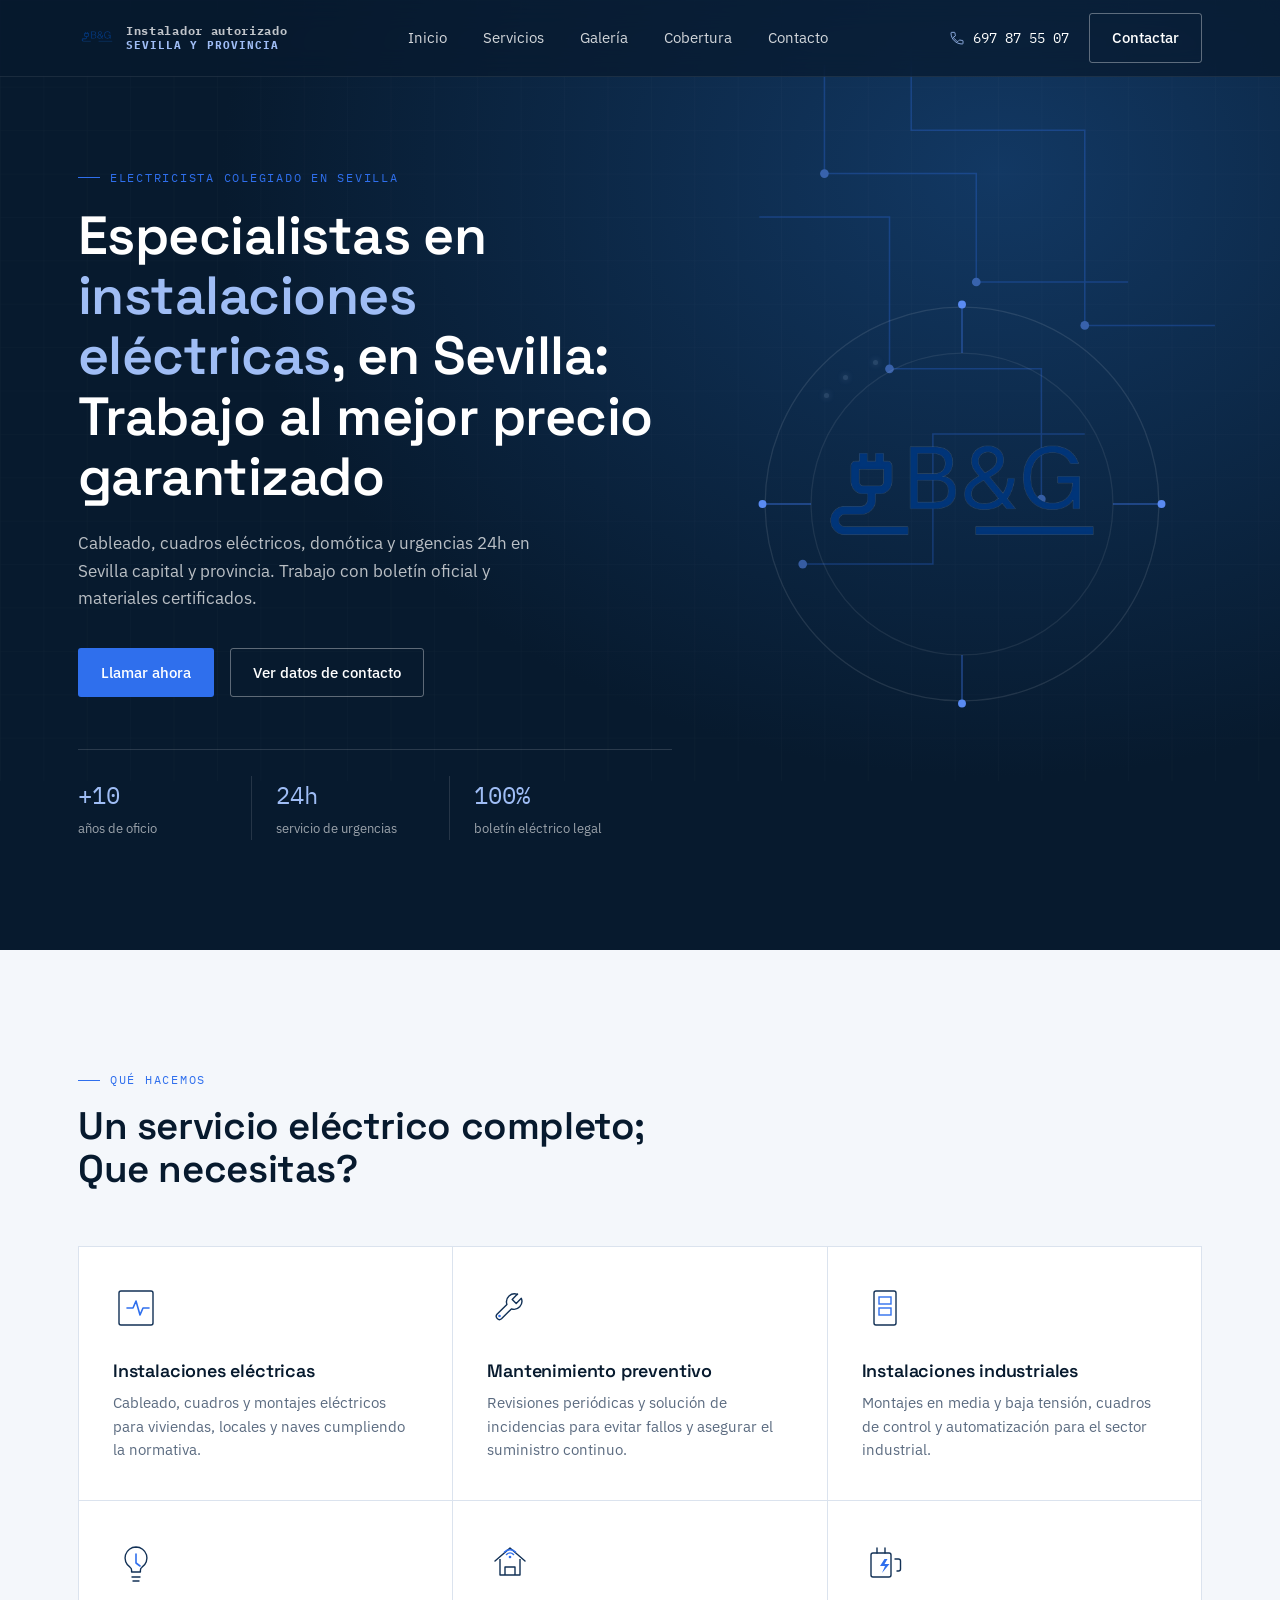
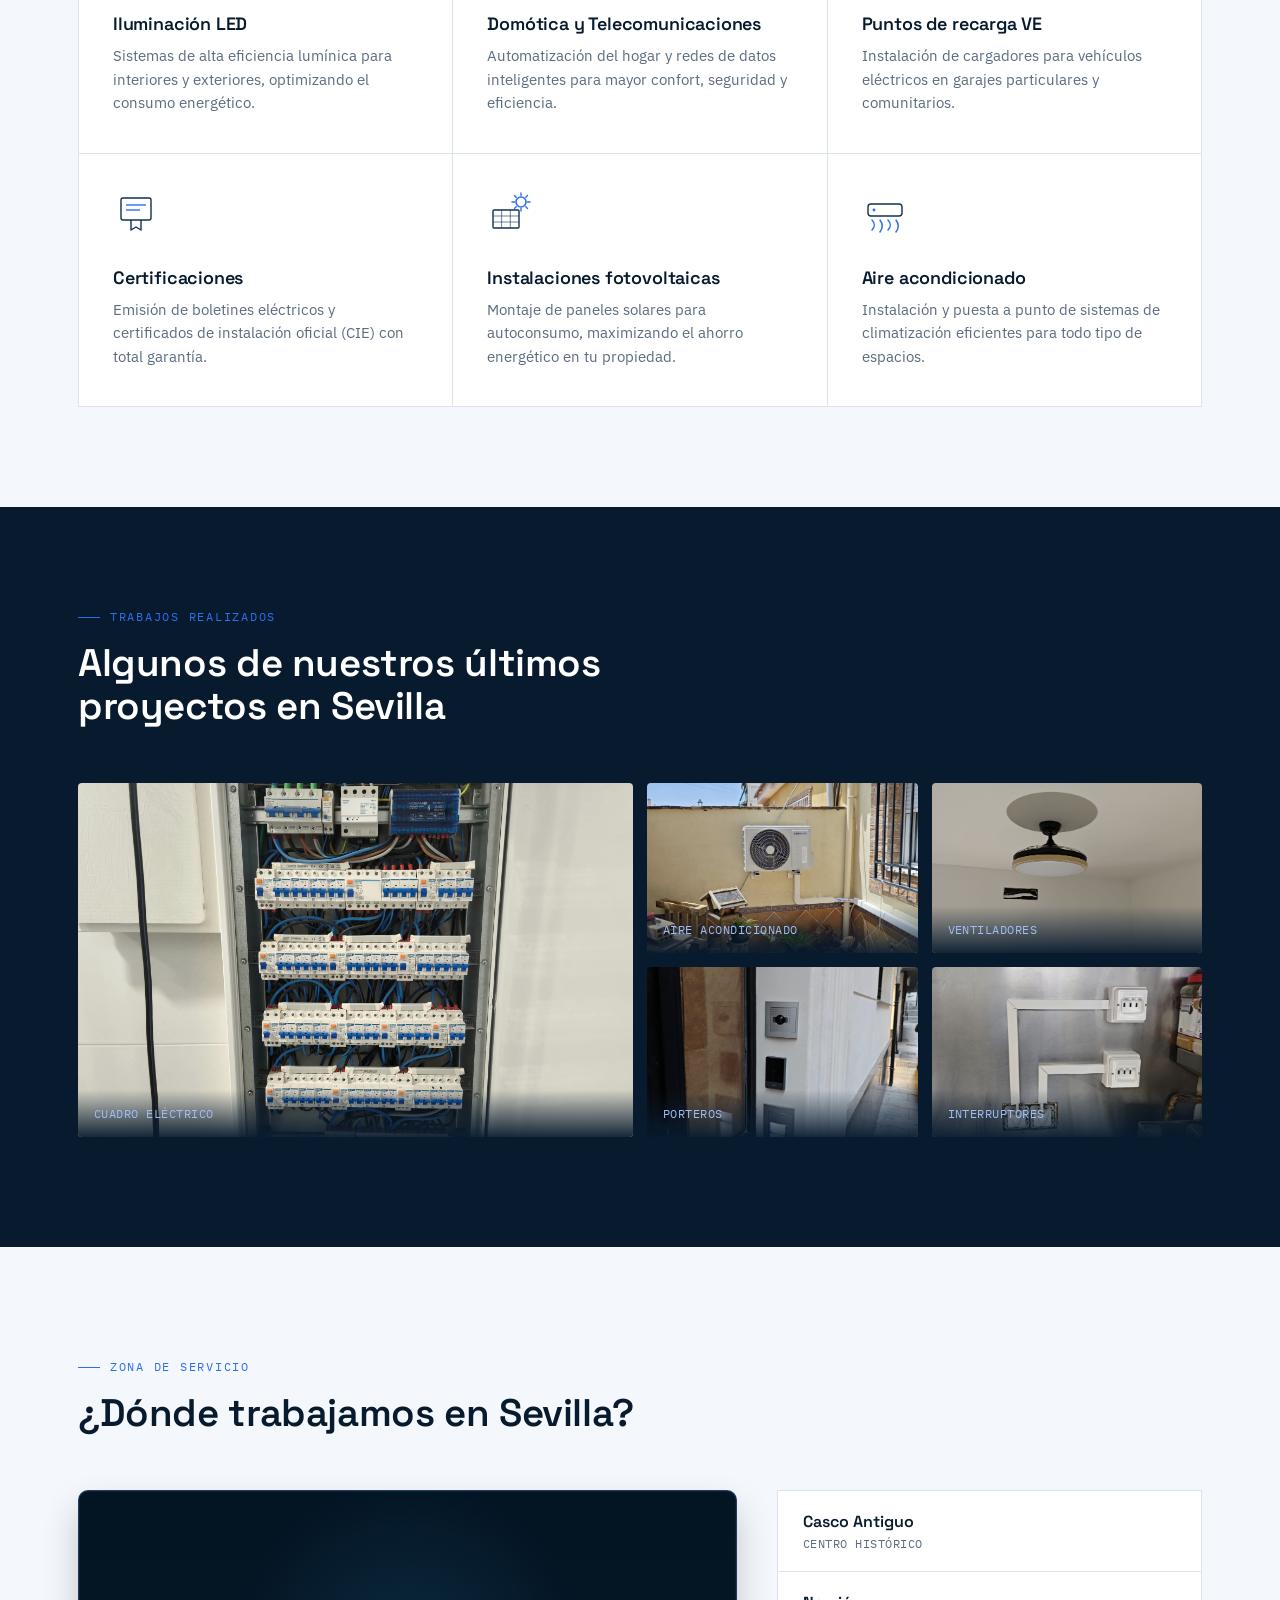
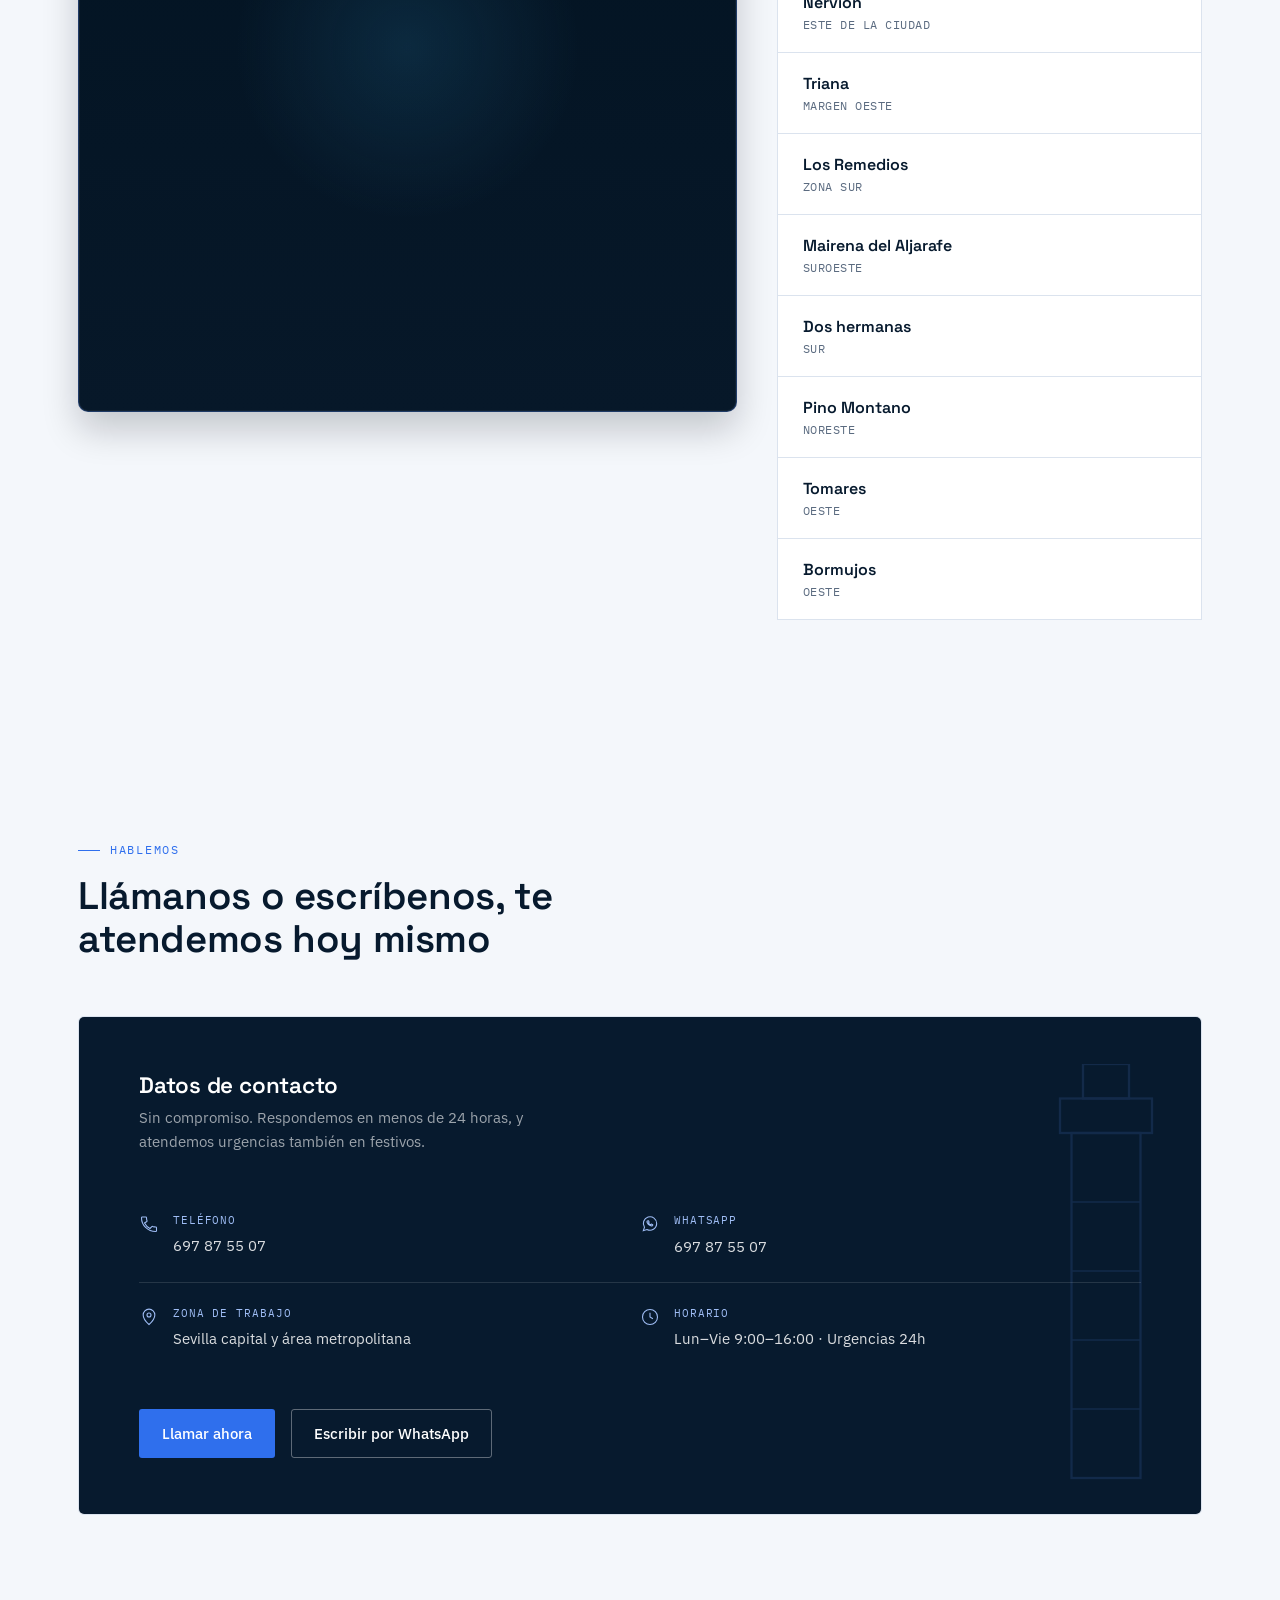
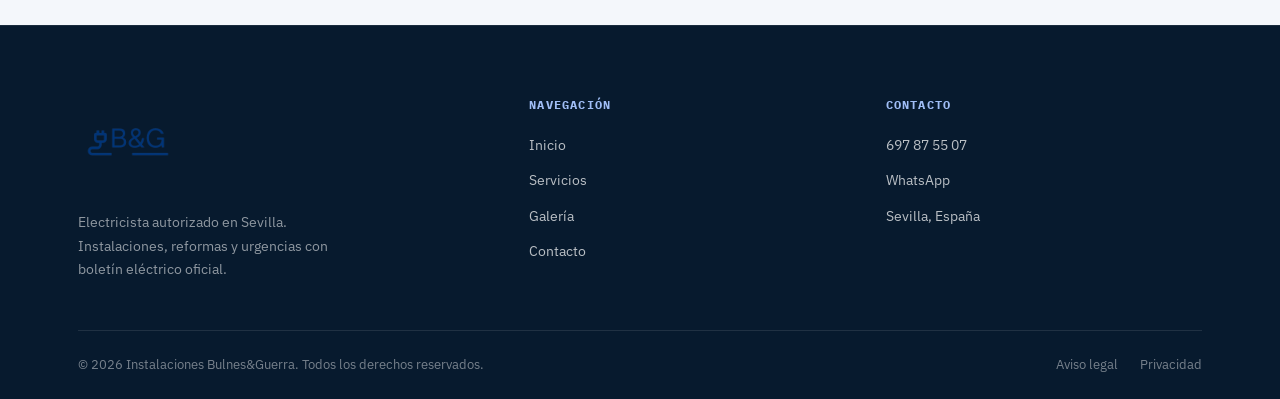
<file: index.html>
<!DOCTYPE html>
<html lang="es">

<head>
    <meta name="google-site-verification" content="Ub39QGDcyCe3Rfp7xXJtHV516DGk43BOxPXoacpRQCM" />
    <meta charset="UTF-8">
    <meta name="viewport" content="width=device-width, initial-scale=1.0">
    <title> Bulnes&Guerra · Electricista en Sevilla</title>
    <meta name="description"
        content="Instalaciones, reparaciones y urgencias eléctricas en Sevilla. Boletín eléctrico oficial, domótica y presupuesto sin compromiso.">
    <link rel="preconnect" href="https://fonts.googleapis.com">
    <link rel="preconnect" href="https://fonts.gstatic.com" crossorigin>
    <link
        href="https://fonts.googleapis.com/css2?family=Space+Grotesk:wght@400;500;600;700&family=IBM+Plex+Sans:wght@400;500;600&family=IBM+Plex+Mono:wght@400;500&display=swap"
        rel="stylesheet">
    <style>
        :root {
            --navy-950: #071a2e;
            --navy-900: #0b2440;
            --navy-800: #123156;
            --blue-500: #2f6fed;
            --blue-400: #5a8bf2;
            --blue-300: #9fbdf5;
            --paper: #f4f7fb;
            --white: #ffffff;
            --ink: #101c2c;
            --mist: #5b6b80;
            --line: #dbe3ee;
            --font-display: 'Space Grotesk', sans-serif;
            --font-body: 'IBM Plex Sans', sans-serif;
            --font-mono: 'IBM Plex Mono', monospace;
        }

        * {
            box-sizing: border-box;
            margin: 0;
            padding: 0;
        }

        html {
            scroll-behavior: smooth;
        }

        body {
            font-family: var(--font-body);
            color: var(--ink);
            background: var(--paper);
            line-height: 1.6;
            -webkit-font-smoothing: antialiased;
        }

        img {
            max-width: 100%;
            display: block;
        }

        a {
            color: inherit;
            text-decoration: none;
        }

        ul {
            list-style: none;
        }

        button {
            font-family: inherit;
            cursor: pointer;
        }

        section {
            position: relative;
        }

        .container {
            width: 100%;
            max-width: 1180px;
            margin: 0 auto;
            padding: 0 28px;
        }

        .eyebrow {
            font-family: var(--font-mono);
            font-size: 0.78rem;
            letter-spacing: 0.14em;
            text-transform: uppercase;
            color: var(--blue-500);
            display: flex;
            align-items: center;
            gap: 10px;
        }

        .eyebrow::before {
            content: "";
            width: 22px;
            height: 1px;
            background: var(--blue-500);
            display: inline-block;
        }

        h1,
        h2,
        h3 {
            font-family: var(--font-display);
            font-weight: 600;
            line-height: 1.12;
            letter-spacing: -0.01em;
        }

        :focus-visible {
            outline: 2px solid var(--blue-500);
            outline-offset: 3px;
            border-radius: 2px;
        }

        /* ---------- HEADER ---------- */
        .site-header {
            position: fixed;
            top: 0;
            left: 0;
            right: 0;
            z-index: 100;
            background: rgba(7, 26, 46, 0.72);
            backdrop-filter: blur(14px);
            -webkit-backdrop-filter: blur(14px);
            border-bottom: 1px solid rgba(255, 255, 255, 0.08);
        }

        .site-header .container {
            display: flex;
            align-items: center;
            justify-content: space-between;
            height: 76px;
        }

        .brand {
            display: flex;
            align-items: center;
            gap: 10px;
            font-family: var(--font-display);
            font-weight: 700;
            font-size: 1.15rem;
            color: var(--white);
        }

        .brand-logo {
            height: 38px;
            width: auto;
            display: block;
        }

        .brand-logo--footer {
            height: 100px; /* aumentado para mostrar logo más grande en el footer */
        }

        .brand-tag {
            font-family: var(--font-mono);
            font-size: 0.72rem;
            letter-spacing: 0.06em;
            color: rgba(255, 255, 255, 0.75);
            line-height: 1.3;
        }

        .brand-tag small {
            display: block;
            font-size: 0.66rem;
            color: var(--blue-300);
            text-transform: uppercase;
            letter-spacing: 0.1em;
        }

        .nav-links {
            display: flex;
            gap: 36px;
            align-items: center;
        }

        .nav-links a {
            font-size: 0.94rem;
            color: rgba(255, 255, 255, 0.82);
            transition: color .2s ease;
            position: relative;
        }

        .nav-links a:hover {
            color: var(--white);
        }

        .header-cta {
            display: flex;
            align-items: center;
            gap: 20px;
        }

        .phone-chip {
            display: flex;
            align-items: center;
            gap: 8px;
            font-family: var(--font-mono);
            font-size: 0.86rem;
            color: var(--white);
        }

        .btn {
            display: inline-flex;
            align-items: center;
            justify-content: center;
            gap: 8px;
            padding: 12px 22px;
            border-radius: 3px;
            font-size: 0.92rem;
            font-weight: 500;
            font-family: var(--font-body);
            border: 1px solid transparent;
            transition: transform .18s ease, background .2s ease, border-color .2s ease, color .2s ease;
            white-space: nowrap;
        }

        .btn:hover {
            transform: translateY(-1px);
        }

        .btn-primary {
            background: var(--blue-500);
            color: var(--white);
        }

        .btn-primary:hover {
            background: var(--blue-400);
        }

        .btn-ghost {
            border-color: rgba(255, 255, 255, 0.35);
            color: var(--white);
        }

        .btn-ghost:hover {
            border-color: var(--white);
        }

        .btn-outline-dark {
            border-color: var(--navy-800);
            color: var(--navy-900);
        }

        .btn-outline-dark:hover {
            background: var(--navy-900);
            color: var(--white);
        }

        .nav-toggle {
            display: none;
            width: 40px;
            height: 40px;
            border: none;
            background: none;
            flex-direction: column;
            justify-content: center;
            gap: 5px;
        }

        .nav-toggle span {
            width: 22px;
            height: 2px;
            background: var(--white);
            display: block;
        }

        /* ---------- HERO ---------- */
        .hero {
            background: radial-gradient(ellipse at 78% 18%, #123863 0%, var(--navy-950) 55%);
            color: var(--white);
            padding: 168px 0 110px;
            overflow: hidden;
        }

        .hero .container {
            display: grid;
            grid-template-columns: 1.05fr 0.85fr;
            gap: 50px;
            align-items: center;
        }

        .hero-schematic {
            position: absolute;
            inset: 0;
            opacity: 0.55;
            pointer-events: none;
        }

        .hero-copy {
            position: relative;
            z-index: 2;
        }

        .hero h1 {
            font-size: clamp(2.3rem, 4.2vw, 3.4rem);
            margin: 18px 0 22px;
            color: var(--white);
        }

        .hero h1 em {
            font-style: normal;
            color: var(--blue-300);
        }

        .hero p.lede {
            font-size: 1.08rem;
            color: rgba(255, 255, 255, 0.72);
            max-width: 480px;
            margin-bottom: 36px;
        }

        .hero-actions {
            display: flex;
            gap: 16px;
            flex-wrap: wrap;
            margin-bottom: 52px;
        }

        .trust-strip {
            display: flex;
            gap: 0;
            border-top: 1px solid rgba(255, 255, 255, 0.14);
            padding-top: 26px;
            flex-wrap: wrap;
        }

        .trust-item {
            flex: 1;
            min-width: 140px;
            padding-right: 24px;
            border-right: 1px solid rgba(255, 255, 255, 0.12);
            margin-right: 24px;
        }

        .trust-item:last-child {
            border-right: none;
        }

        .trust-item .num {
            font-family: var(--font-mono);
            font-size: 1.5rem;
            color: var(--blue-300);
            display: block;
        }

        .trust-item .label {
            font-size: 0.82rem;
            color: rgba(255, 255, 255, 0.6);
        }

        .hero-visual {
            position: relative;
            z-index: 2;
            aspect-ratio: 1/1;
            max-width: 420px;
            margin: 0 auto;
            display: flex;
            align-items: center;
            justify-content: center;
        }

        .hero-rings {
            position: absolute;
            inset: 0;
            width: 100%;
            height: 100%;
        }

        .logo-mark {
            position: relative;
            width: 78%;
            display: flex;
            align-items: center;
            justify-content: center;
        }

        .logo-image {
            width: 100%;
            height: auto;
            filter: drop-shadow(0 0 0 rgba(95, 150, 240, 0));
            animation: logoGlow 3.2s ease-in-out infinite;
        }

        @keyframes logoGlow {

            0%,
            100% {
                filter: drop-shadow(0 0 0px rgba(95, 150, 240, 0));
            }

            50% {
                filter: drop-shadow(0 0 12px rgba(95, 150, 240, 0.5));
            }
        }

        .node-dot {
            animation: nodePulse 2.4s ease-in-out infinite;
        }

        @keyframes nodePulse {

            0%,
            100% {
                opacity: 0.3;
            }

            50% {
                opacity: 1;
            }
        }

        .spark {
            position: absolute;
            width: 5px;
            height: 5px;
            border-radius: 50%;
            background: #bcd4f9;
            box-shadow: 0 0 6px 1px rgba(159, 189, 245, 0.9);
            opacity: 0.15;
            animation: sparkFlicker 2.3s ease-in-out infinite;
        }

        @keyframes sparkFlicker {

            0%,
            100% {
                opacity: 0.1;
                transform: scale(0.8);
            }

            45% {
                opacity: 0.1;
                transform: scale(0.8);
            }

            55% {
                opacity: 1;
                transform: scale(1.15);
            }

            68% {
                opacity: 0.15;
                transform: scale(0.9);
            }
        }

        .current-sweep {
            position: absolute;
            overflow: hidden;
            border-radius: 2px;
            pointer-events: none;
        }

        .current-sweep i {
            position: absolute;
            top: 0;
            bottom: 0;
            left: -35%;
            width: 35%;
            background: linear-gradient(90deg, transparent, rgba(159, 189, 245, 0.85), transparent);
            mix-blend-mode: screen;
            animation: sweepMove 2.4s ease-in-out infinite;
        }

        @keyframes sweepMove {
            0% {
                left: -35%;
            }

            60% {
                left: 105%;
            }

            100% {
                left: 105%;
            }
        }

        /* ---------- SERVICIOS ---------- */
        .services {
            padding: 120px 0 100px;
            background: var(--paper);
        }

        .section-head {
            max-width: 640px;
            margin-bottom: 56px;
        }

        .section-head h2 {
            font-size: clamp(1.8rem, 3vw, 2.5rem);
            margin-top: 14px;
            color: var(--navy-950);
        }

        .services-grid {
            display: grid;
            grid-template-columns: repeat(3, 1fr);
            gap: 1px;
            background: var(--line);
            border: 1px solid var(--line);
        }

        .service-card {
            background: var(--white);
            padding: 38px 34px;
            transition: background .25s ease;
        }

        .service-card:hover {
            background: #eef3fb;
        }

        .service-icon {
            width: 46px;
            height: 46px;
            margin-bottom: 22px;
        }

        .service-card h3 {
            font-size: 1.12rem;
            color: var(--navy-950);
            margin-bottom: 10px;
        }

        .service-card p {
            font-size: 0.92rem;
            color: var(--mist);
        }

        /* ---------- GALERIA ---------- */
        .gallery {
            padding: 100px 0 110px;
            background: var(--navy-950);
            color: var(--white);
        }

        .gallery .section-head h2 {
            color: var(--white);
        }

        .gallery-grid {
            display: grid;
            grid-template-columns: repeat(4, 1fr);
            grid-auto-rows: 170px;
            gap: 14px;
        }

        .gallery-item {
            position: relative;
            overflow: hidden;
            border-radius: 4px;
        }

        .gallery-item img {
            width: 100%;
            height: 100%;
            object-fit: cover;
            transition: transform .5s ease;
            filter: saturate(0.85) contrast(1.02);
        }

        .gallery-item:hover img {
            transform: scale(1.06);
        }

        .gallery-item.large {
            grid-column: span 2;
            grid-row: span 2;
        }

        .gallery-caption {
            position: absolute;
            left: 0;
            right: 0;
            bottom: 0;
            padding: 14px 16px;
            background: linear-gradient(0deg, rgba(7, 26, 46, 0.92), transparent);
            font-family: var(--font-mono);
            font-size: 0.76rem;
            letter-spacing: 0.04em;
            color: var(--blue-300);
            text-transform: uppercase;
        }

        /* ---------- COBERTURA / MAPA ---------- */
        .coverage {
            padding: 110px 0;
            background: var(--paper);
        }

        .coverage .section-head h2 {
            color: var(--navy-950);
        }

        .coverage-grid {
            display: grid;
            grid-template-columns: 1.55fr 1fr;
            gap: 40px;
            align-items: start;
        }

        .coverage-map-wrap {
            position: relative;
            background:
                radial-gradient(circle at 50% 30%, rgba(38, 113, 155, 0.22), transparent 35%),
                linear-gradient(180deg, rgba(3, 20, 35, 1) 0%, rgba(7, 24, 41, 1) 100%);
            border: 1px solid rgba(90, 139, 242, 0.32);
            border-radius: 10px;
            overflow: hidden;
            box-shadow: inset 0 0 0 1px rgba(255,255,255,0.04), 0 18px 36px rgba(2, 12, 21, 0.2);
        }

        .google-map-wrap {
            min-height: 520px;
            background: #dfeaf5;
        }

        .google-map-frame {
            width: 100%;
            height: 100%;
            min-height: 520px;
            border: 0;
            display: block;
            filter: grayscale(0.3) contrast(1.08) saturate(0.8) brightness(0.95);
        }

        .coverage-map {
            width: 100%;
            height: auto;
            display: block;
            background:
                linear-gradient(rgba(255,255,255,0.03), rgba(255,255,255,0.03)),
                repeating-linear-gradient(0deg, rgba(122, 194, 255, 0.03) 0, rgba(122, 194, 255, 0.03) 1px, transparent 1px, transparent 36px),
                repeating-linear-gradient(90deg, rgba(122, 194, 255, 0.03) 0, rgba(122, 194, 255, 0.03) 1px, transparent 1px, transparent 36px);
        }

        .city-outline {
            fill: rgba(71, 180, 255, 0.08);
            stroke: rgba(112, 225, 255, 0.7);
            stroke-width: 1.5;
            stroke-dasharray: 3 6;
        }

        .road-line {
            fill: none;
            stroke: rgba(126, 225, 255, 0.9);
            stroke-width: 2.2;
            stroke-linecap: round;
            opacity: 0.75;
        }

        .map-river {
            fill: none;
            stroke: #6fe6ff;
            stroke-width: 4;
            opacity: 0.8;
            filter: drop-shadow(0 0 10px rgba(111, 230, 255, 0.5));
        }

        .map-label-se30 {
            font-family: var(--font-mono);
            font-size: 11px;
            letter-spacing: 0.06em;
            fill: rgba(255, 255, 255, 0.5);
        }

        .map-branch {
            fill: none;
            stroke: var(--blue-500);
            stroke-width: 1.2;
            opacity: 0.3;
        }

        .map-corner-icon {
            opacity: 0.45;
        }

        .map-hub circle {
            fill: rgba(11, 36, 58, 0.9);
            stroke: #7ad7ff;
            stroke-width: 1.8;
            filter: drop-shadow(0 0 10px rgba(122, 215, 255, 0.3));
        }

        .map-hub .hub-pulse {
            fill: none;
            stroke: #8ee5ff;
            stroke-width: 1.2;
            opacity: 0.5;
            transform-origin: 350px 300px;
            animation: hubPulse 3s ease-out infinite;
        }

        @keyframes hubPulse {
            0% {
                transform: scale(1);
                opacity: 0.45;
            }

            100% {
                transform: scale(1.6);
                opacity: 0;
            }
        }

        .map-hub text {
            font-family: var(--font-display);
            font-weight: 600;
            font-size: 30px;
            letter-spacing: -0.04em;
            fill: var(--white);
            text-anchor: middle;
        }

        .map-link {
            fill: none;
            stroke: #7ad7ff;
            stroke-width: 1.8;
            opacity: 0.5;
            transition: opacity .25s ease, stroke-width .25s ease;
        }

        .map-link.active {
            opacity: 1;
            stroke-width: 2.2;
        }

        .map-zone {
            cursor: pointer;
            outline: none;
        }

        .map-zone .zone-halo {
            fill: none;
            stroke: var(--blue-400);
            stroke-width: 1;
            opacity: 0;
            transform-origin: center;
            transform-box: fill-box;
        }

        .map-zone.active .zone-halo,
        .map-zone:hover .zone-halo,
        .map-zone:focus-visible .zone-halo {
            opacity: 0.6;
            animation: zonePulse 1.6s ease-out infinite;
        }

        @keyframes zonePulse {
            0% {
                transform: scale(0.6);
                opacity: 0.7;
            }

            100% {
                transform: scale(2.4);
                opacity: 0;
            }
        }

        .map-zone .zone-dot {
            fill: #8ee5ff;
            transition: fill .2s ease, r .2s ease;
        }

        .map-zone.active .zone-dot,
        .map-zone:hover .zone-dot,
        .map-zone:focus-visible .zone-dot {
            fill: #d4f9ff;
            r: 6.5;
        }

        .map-zone text {
            font-family: var(--font-mono);
            font-size: 13px;
            letter-spacing: 0.08em;
            text-transform: uppercase;
            fill: rgba(230, 249, 255, 0.9);
            transition: fill .2s ease;
        }

        .map-zone.active text,
        .map-zone:hover text,
        .map-zone:focus-visible text {
            fill: var(--white);
        }

        .coverage-callout {
            position: absolute;
            left: 18px;
            bottom: 18px;
            max-width: 250px;
            background: rgba(6, 19, 30, 0.8);
            border: 1px solid rgba(122, 215, 255, 0.2);
            border-radius: 8px;
            padding: 18px 18px 16px;
            backdrop-filter: blur(4px);
            -webkit-backdrop-filter: blur(4px);
            box-shadow: 0 8px 20px rgba(4, 8, 15, 0.35);
        }

        .coverage-callout h4 {
            font-family: var(--font-display);
            font-size: 1.05rem;
            line-height: 1.15;
            color: var(--white);
            margin-bottom: 12px;
            letter-spacing: -0.02em;
        }

        .callout-badge {
            display: inline-flex;
            align-items: center;
            gap: 7px;
            font-family: var(--font-mono);
            font-size: 0.7rem;
            text-transform: uppercase;
            letter-spacing: 0.06em;
            color: var(--blue-300);
        }

        .callout-badge::before {
            content: "";
            width: 7px;
            height: 7px;
            border-radius: 50%;
            background: var(--blue-400);
            animation: badgePing 1.8s ease-out infinite;
        }

        @keyframes badgePing {
            0% {
                box-shadow: 0 0 0 0 rgba(90, 139, 242, 0.6);
            }

            70% {
                box-shadow: 0 0 0 8px rgba(90, 139, 242, 0);
            }

            100% {
                box-shadow: 0 0 0 0 rgba(90, 139, 242, 0);
            }
        }

        .coverage-list {
            display: flex;
            flex-direction: column;
            gap: 1px;
            background: var(--line);
            border: 1px solid var(--line);
        }

        .coverage-list li {
            list-style: none;
        }

        .coverage-list button {
            width: 100%;
            text-align: left;
            background: var(--white);
            border: none;
            border-left: 3px solid transparent;
            padding: 20px 22px;
            display: flex;
            flex-direction: column;
            gap: 4px;
            cursor: pointer;
            transition: background .2s ease, border-color .2s ease;
        }

        .coverage-list button:hover,
        .coverage-list button:focus-visible,
        .coverage-list li.active button {
            background: #eef3fb;
            border-left-color: var(--blue-500);
        }

        .coverage-list .zone-name {
            font-family: var(--font-display);
            font-weight: 600;
            color: var(--navy-950);
            font-size: 1rem;
        }

        .coverage-list .zone-meta {
            font-family: var(--font-mono);
            font-size: 0.76rem;
            color: var(--mist);
            text-transform: uppercase;
            letter-spacing: 0.04em;
        }

        @media (max-width:960px) {
            .coverage-grid {
                grid-template-columns: 1fr;
            }
        }

        @media (max-width:600px) {
            .coverage {
                padding: 80px 0;
            }

            .coverage-callout {
                max-width: 190px;
                padding: 14px 16px;
            }
        }

        /* ---------- CONTACTO ---------- */
        .contact {
            padding: 110px 0;
            background: var(--paper);
        }

        .contact-grid {
            border: 1px solid var(--line);
            border-radius: 6px;
            overflow: hidden;
        }

        .contact-info {
            background: var(--navy-950);
            color: var(--white);
            padding: 56px 60px;
            position: relative;
            overflow: hidden;
        }

        .contact-info-inner {
            position: relative;
            z-index: 2;
        }

        .contact-info h3 {
            font-size: 1.4rem;
            margin-bottom: 8px;
            color: var(--white);
        }

        .contact-info>.contact-info-inner>p {
            color: rgba(255, 255, 255, 0.6);
            font-size: 0.94rem;
            max-width: 440px;
            margin-bottom: 36px;
        }

        .info-grid {
            display: grid;
            grid-template-columns: repeat(2, 1fr);
            gap: 0;
        }

        .info-row {
            display: flex;
            gap: 14px;
            padding: 22px 0;
            border-top: 1px solid rgba(255, 255, 255, 0.12);
        }

        .info-row:nth-child(-n+2) {
            border-top: none;
        }

        .info-row .ico {
            width: 20px;
            height: 20px;
            flex-shrink: 0;
            margin-top: 2px;
        }

        .info-row .label {
            font-family: var(--font-mono);
            font-size: 0.7rem;
            text-transform: uppercase;
            letter-spacing: 0.08em;
            color: var(--blue-300);
            margin-bottom: 4px;
        }

        .info-row .value {
            font-size: 0.94rem;
            color: rgba(255, 255, 255, 0.85);
        }

        .info-actions {
            display: flex;
            gap: 16px;
            flex-wrap: wrap;
            margin-top: 36px;
        }

        .giralda-mark {
            position: absolute;
            right: -20px;
            bottom: -10px;
            width: 230px;
            opacity: 0.14;
            z-index: 1;
        }

        /* ---------- FOOTER ---------- */
        .site-footer {
            background: var(--navy-950);
            color: rgba(255, 255, 255, 0.72);
            padding-top: 70px;
            border-top: 1px solid rgba(255, 255, 255, 0.08);
        }

        .footer-grid {
            display: grid;
            grid-template-columns: 1.3fr 1fr 1fr;
            gap: 40px;
            padding-bottom: 50px;
            border-bottom: 1px solid rgba(255, 255, 255, 0.1);
        }

        .footer-brand .brand {
            margin-bottom: 14px;
        }

        .footer-brand p {
            font-size: 0.9rem;
            color: rgba(255, 255, 255, 0.55);
            max-width: 280px;
        }

        .footer-col h4 {
            font-family: var(--font-mono);
            font-size: 0.74rem;
            text-transform: uppercase;
            letter-spacing: 0.1em;
            color: var(--blue-300);
            margin-bottom: 18px;
        }

        .footer-col li {
            margin-bottom: 12px;
            font-size: 0.9rem;
        }

        .footer-col a:hover {
            color: var(--white);
        }

        .footer-bottom {
            display: flex;
            justify-content: space-between;
            align-items: center;
            padding: 24px 0;
            font-size: 0.8rem;
            color: rgba(255, 255, 255, 0.45);
            flex-wrap: wrap;
            gap: 12px;
        }

        .footer-bottom .legal-links {
            display: flex;
            gap: 22px;
        }

        /* ---------- RESPONSIVE ---------- */
        @media (max-width:960px) {

            .nav-links,
            .header-cta .btn-ghost {
                display: none;
            }

            .nav-toggle {
                display: flex;
            }

            .hero .container {
                grid-template-columns: 1fr;
            }

            .hero-visual {
                max-width: 340px;
                margin: 0 auto;
            }

            .services-grid {
                grid-template-columns: repeat(2, 1fr);
            }

            .gallery-grid {
                grid-template-columns: repeat(2, 1fr);
                grid-auto-rows: 150px;
            }

            .gallery-item.large {
                grid-column: span 2;
                grid-row: span 1;
            }

            .footer-grid {
                grid-template-columns: 1fr;
                gap: 32px;
            }

            .contact-info {
                padding: 44px 32px;
            }
        }

        @media (max-width:600px) {
            .container {
                padding: 0 20px;
            }

            .hero {
                padding: 140px 0 80px;
            }

            .services-grid {
                grid-template-columns: 1fr;
            }

            .trust-strip {
                flex-direction: column;
                gap: 16px;
            }

            .trust-item {
                border-right: none;
                padding-right: 0;
                margin-right: 0;
            }

            .info-grid {
                grid-template-columns: 1fr;
            }

            .info-row {
                padding: 16px 0;
            }

            .info-row:nth-child(-n+2) {
                border-top: 1px solid rgba(255, 255, 255, 0.12);
            }

            .info-row:first-child {
                border-top: none;
            }
        }

        @media (prefers-reduced-motion:reduce) {
            html {
                scroll-behavior: auto;
            }

            * {
                animation-duration: 0.01ms !important;
                transition-duration: 0.01ms !important;
            }
        }
    </style>
</head>

<body>

    <header class="site-header">
        <div class="container">
            <a href="#inicio" class="brand">
                <img class="brand-logo"
                    src="media/logo.png"
                    alt="B&amp;G Electricidad · Instalaciones eléctricas en Sevilla">
                <span class="brand-tag">Instalador autorizado<small>Sevilla y provincia</small></span>
            </a>
            <nav class="nav-links" aria-label="Navegación principal">
                <a href="#inicio">Inicio</a>
                <a href="#servicios">Servicios</a>
                <a href="#galeria">Galería</a>
                <a href="#cobertura">Cobertura</a>
                <a href="#contacto">Contacto</a>
            </nav>
            <div class="header-cta">
                <a href="tel:+34697875507" class="phone-chip">
                    <svg width="16" height="16" viewBox="0 0 24 24" fill="none">
                        <path
                            d="M6.6 10.8c1.4 2.8 3.8 5.1 6.6 6.6l2.2-2.2c.3-.3.7-.4 1-.2 1.1.4 2.3.6 3.6.6.6 0 1 .4 1 1V20c0 .6-.4 1-1 1C10.4 21 3 13.6 3 4.5c0-.6.4-1 1-1H8c.6 0 1 .4 1 1 0 1.3.2 2.5.6 3.6.1.4 0 .8-.2 1L6.6 10.8z"
                            stroke="#9fbdf5" stroke-width="1.3" />
                    </svg>
                    697 87 55 07
                </a>
                <a href="#contacto" class="btn btn-ghost">Contactar</a>
            </div>
            <button class="nav-toggle" aria-label="Abrir menú" id="navToggle">
                <span></span><span></span><span></span>
            </button>
        </div>
    </header>

    <main>

        <!-- ================= HERO ================= -->
        <section class="hero" id="inicio">
            <svg class="hero-schematic" viewBox="0 0 1180 720" preserveAspectRatio="xMidYMid slice"
                xmlns="http://www.w3.org/2000/svg" aria-hidden="true">
                <defs>
                    <pattern id="grid" width="40" height="40" patternUnits="userSpaceOnUse">
                        <path d="M40 0H0V40" fill="none" stroke="rgba(255,255,255,0.05)" stroke-width="1" />
                    </pattern>
                </defs>
                <rect width="1180" height="720" fill="url(#grid)" />
                <g fill="none" stroke="#2f6fed" stroke-width="1.4" opacity="0.55">
                    <path d="M760 60 L760 160 L900 160 L900 260 L1040 260" />
                    <path d="M840 40 L840 120 L1000 120 L1000 300 L1120 300" />
                    <path d="M700 200 L820 200 L820 340 L960 340 L960 460" />
                    <path d="M1000 400 L860 400 L860 520 L740 520" />
                </g>
                <g fill="#5a8bf2">
                    <circle cx="760" cy="160" r="4" />
                    <circle cx="900" cy="260" r="4" />
                    <circle cx="1000" cy="300" r="4" />
                    <circle cx="820" cy="340" r="4" />
                    <circle cx="960" cy="460" r="4" />
                    <circle cx="740" cy="520" r="4" />
                </g>
            </svg>

            <div class="container">
                <div class="hero-copy">
                    <div class="eyebrow">Electricista colegiado en Sevilla</div>
                    <h1>Especialistas en <em>instalaciones eléctricas</em>, en Sevilla: Trabajo al mejor precio garantizado</h1>
                    <p class="lede">Cableado, cuadros eléctricos, domótica y urgencias 24h en Sevilla capital y provincia. 
                        Trabajo con boletín oficial y materiales certificados.</p>
                    <div class="hero-actions">
                        <a href="tel:+34697875507" class="btn btn-primary">Llamar ahora</a>
                        <a href="#contacto" class="btn btn-ghost">Ver datos de contacto</a>
                    </div>
                    <div class="trust-strip">
                        <div class="trust-item"><span class="num">+10</span><span class="label">años de 
                            oficio</span></div>
                        <div class="trust-item"><span class="num">24h</span><span class="label">servicio de
                                urgencias</span></div>
                        <div class="trust-item"><span class="num">100%</span><span class="label">boletín eléctrico
                                legal</span></div>
                    </div>
                </div>

                <div class="hero-visual">
                    <svg class="hero-rings" viewBox="0 0 320 320" fill="none" xmlns="http://www.w3.org/2000/svg"
                        aria-hidden="true">
                        <circle cx="160" cy="160" r="150" stroke="rgba(255,255,255,0.1)" stroke-width="1" />
                        <circle cx="160" cy="160" r="115" stroke="rgba(255,255,255,0.08)" stroke-width="1" />
                        <g stroke="#3a6fd8" stroke-width="1" opacity="0.6">
                            <line x1="160" y1="45" x2="160" y2="8" />
                            <line x1="160" y1="275" x2="160" y2="312" />
                            <line x1="45" y1="160" x2="8" y2="160" />
                            <line x1="275" y1="160" x2="312" y2="160" />
                        </g>
                        <g fill="#5a8bf2">
                            <circle class="node-dot" cx="160" cy="8" r="3" />
                            <circle class="node-dot" cx="160" cy="312" r="3" style="animation-delay:.5s" />
                            <circle class="node-dot" cx="8" cy="160" r="3" style="animation-delay:1s" />
                            <circle class="node-dot" cx="312" cy="160" r="3" style="animation-delay:1.5s" />
                        </g>
                    </svg>

                    <div class="logo-mark">
                        <img class="logo-image"
                    src="media/logo.png"
                            alt="B&amp;G Electricidad · logotipo">

                        <!-- chispas sutiles sobre las clavijas del enchufe del logo -->
                        <span class="spark" style="left:13.7%; top:10.5%;"></span>
                        <span class="spark" style="left:23%; top:6%; animation-delay:.8s;"></span>
                        <span class="spark" style="left:8%; top:16%; animation-delay:1.5s;"></span>

                        <!-- barrido de corriente sobre las dos barras del logo -->
                        <span class="current-sweep" style="left:0.9%; width:28.8%; top:78%; height:15%;"><i></i></span>
                        <span class="current-sweep"
                            style="left:55.1%; width:44%; top:85%; height:8%; animation-delay:.9s;"><i></i></span>
                    </div>
                </div>
            </div>
        </section>

        <!-- ================= SERVICIOS ================= -->
        <section class="services" id="servicios">
            <div class="container">
                <div class="section-head">
                    <div class="eyebrow">Qué hacemos</div>
                    <h2>Un servicio eléctrico completo; Que necesitas?</h2>
                </div>

                <div class="services-grid">

                    <article class="service-card">
                        <svg class="service-icon" viewBox="0 0 46 46" fill="none" xmlns="http://www.w3.org/2000/svg">
                            <rect x="6" y="6" width="34" height="34" rx="2" stroke="#123156" stroke-width="1.4" />
                            <path d="M14 23h6l3-7 4 14 3-7h6" stroke="#2f6fed" stroke-width="1.6" stroke-linecap="round"
                                stroke-linejoin="round" />
                        </svg>
                        <h3>Instalaciones eléctricas</h3>
                        <p>Cableado, cuadros y montajes eléctricos para viviendas, locales y naves cumpliendo la normativa.</p>
                    </article>

                    <article class="service-card">
                        <svg class="service-icon" viewBox="0 0 46 46" fill="none" xmlns="http://www.w3.org/2000/svg">
                            <path d="M30.5 9.5a8 8 0 00-10.6 9.9L10 29.3a3.2 3.2 0 004.5 4.5l9.9-9.9a8 8 0 009.9-10.6l-5.1 5.1-4-4 5.3-5.3z"
                                stroke="#123156" stroke-width="1.4" stroke-linejoin="round" stroke-linecap="round" />
                            <circle cx="12.5" cy="31" r="1.3" fill="#2f6fed" />
                        </svg>
                        <h3>Mantenimiento preventivo</h3>
                        <p>Revisiones periódicas y solución de incidencias para evitar fallos y asegurar el suministro continuo.</p>
                    </article>

                    <article class="service-card">
                        <svg class="service-icon" viewBox="0 0 46 46" fill="none" xmlns="http://www.w3.org/2000/svg">
                            <rect x="12" y="6" width="22" height="34" rx="2" stroke="#123156" stroke-width="1.4" />
                            <rect x="17" y="12" width="12" height="7" stroke="#2f6fed" stroke-width="1.4" />
                            <rect x="17" y="23" width="12" height="7" stroke="#2f6fed" stroke-width="1.4" />
                        </svg>
                        <h3>Instalaciones industriales</h3>
                        <p>Montajes en media y baja tensión, cuadros de control y automatización para el sector industrial.</p>
                    </article>

                    <article class="service-card">
                        <svg class="service-icon" viewBox="0 0 46 46" fill="none" xmlns="http://www.w3.org/2000/svg">
                            <path d="M23 8a11 11 0 00-6 20.2c1 .7 1.6 1.9 1.6 3.1V33h8.8v-1.7c0-1.2.6-2.4 1.6-3.1A11 11 0 0023 8z"
                                stroke="#123156" stroke-width="1.4" stroke-linejoin="round" />
                            <path d="M19 38h8M20 42h6" stroke="#123156" stroke-width="1.4" stroke-linecap="round" />
                            <path d="M23 15v9l4 3" stroke="#2f6fed" stroke-width="1.6" stroke-linecap="round"
                                stroke-linejoin="round" />
                        </svg>
                        <h3>Iluminación LED</h3>
                        <p>Sistemas de alta eficiencia lumínica para interiores y exteriores, optimizando el consumo energético.</p>
                    </article>

                    <article class="service-card">
                        <svg class="service-icon" viewBox="0 0 46 46" fill="none" xmlns="http://www.w3.org/2000/svg">
                            <path d="M8 22L23 9l15 13" stroke="#123156" stroke-width="1.4" stroke-linecap="round"
                                stroke-linejoin="round" />
                            <path d="M13 20v16h20V20" stroke="#123156" stroke-width="1.4" stroke-linejoin="round" />
                            <path d="M18 36v-8h10v8" stroke="#123156" stroke-width="1.4" stroke-linejoin="round" />
                            <path d="M19.5 15.5a5 5 0 017 0" stroke="#2f6fed" stroke-width="1.5" stroke-linecap="round" />
                            <path d="M17.5 13a8 8 0 0111 0" stroke="#2f6fed" stroke-width="1.5" stroke-linecap="round" />
                            <circle cx="23" cy="18" r="1.3" fill="#2f6fed" />
                        </svg>
                        <h3>Domótica y Telecomunicaciones</h3>
                        <p>Automatización del hogar y redes de datos inteligentes para mayor confort, seguridad y eficiencia.</p>
                    </article>

                    <article class="service-card">
                        <svg class="service-icon" viewBox="0 0 46 46" fill="none" xmlns="http://www.w3.org/2000/svg">
                            <rect x="9" y="14" width="20" height="24" rx="2" stroke="#123156" stroke-width="1.4" />
                            <path d="M15 14v-5M23 14v-5" stroke="#123156" stroke-width="1.4" stroke-linecap="round" />
                            <path d="M33 20h3.5a2 2 0 012 2v8a2 2 0 01-2 2H35" stroke="#123156" stroke-width="1.4"
                                stroke-linecap="round" />
                            <path d="M22.5 20l-4.5 7h5l-3 7 7.5-9h-5l3-5z" fill="#2f6fed" />
                        </svg>
                        <h3>Puntos de recarga VE</h3>
                        <p>Instalación de cargadores para vehículos eléctricos en garajes particulares y comunitarios.</p>
                    </article>

                    <article class="service-card">
                        <svg class="service-icon" viewBox="0 0 46 46" fill="none" xmlns="http://www.w3.org/2000/svg">
                            <rect x="8" y="6" width="30" height="22" rx="2" stroke="#123156" stroke-width="1.4" />
                            <line x1="13" y1="13" x2="33" y2="13" stroke="#2f6fed" stroke-width="1.4" />
                            <line x1="13" y1="18" x2="27" y2="18" stroke="#2f6fed" stroke-width="1.4" />
                            <path d="M18 28v10l5-3 5 3V28" stroke="#123156" stroke-width="1.4" stroke-linejoin="round" />
                        </svg>
                        <h3>Certificaciones</h3>
                        <p>Emisión de boletines eléctricos y certificados de instalación oficial (CIE) con total garantía.</p>
                    </article>

                    <article class="service-card">
                        <svg class="service-icon" viewBox="0 0 46 46" fill="none" xmlns="http://www.w3.org/2000/svg">
                            <rect x="6" y="18" width="26" height="18" rx="1" stroke="#123156" stroke-width="1.4" />
                            <line x1="6" y1="24" x2="32" y2="24" stroke="#123156" stroke-width="1" opacity="0.6" />
                            <line x1="6" y1="30" x2="32" y2="30" stroke="#123156" stroke-width="1" opacity="0.6" />
                            <line x1="14.6" y1="18" x2="14.6" y2="36" stroke="#123156" stroke-width="1" opacity="0.6" />
                            <line x1="23.3" y1="18" x2="23.3" y2="36" stroke="#123156" stroke-width="1" opacity="0.6" />
                            <circle cx="34" cy="10" r="5" stroke="#2f6fed" stroke-width="1.6" />
                            <g stroke="#2f6fed" stroke-width="1.4" stroke-linecap="round">
                                <line x1="34" y1="1" x2="34" y2="3.5" />
                                <line x1="34" y1="16.5" x2="34" y2="19" />
                                <line x1="25" y1="10" x2="27.5" y2="10" />
                                <line x1="40.5" y1="10" x2="43" y2="10" />
                                <line x1="27.5" y1="3.5" x2="29.2" y2="5.2" />
                                <line x1="38.8" y1="14.8" x2="40.5" y2="16.5" />
                                <line x1="40.5" y1="3.5" x2="38.8" y2="5.2" />
                                <line x1="29.2" y1="14.8" x2="27.5" y2="16.5" />
                            </g>
                        </svg>
                        <h3>Instalaciones fotovoltaicas</h3>
                        <p>Montaje de paneles solares para autoconsumo, maximizando el ahorro energético en tu propiedad.</p>
                    </article>

                    <article class="service-card">
                        <svg class="service-icon" viewBox="0 0 46 46" fill="none" xmlns="http://www.w3.org/2000/svg">
                            <rect x="6" y="12" width="34" height="12" rx="3" stroke="#123156" stroke-width="1.4" />
                            <circle cx="12" cy="18" r="1.4" fill="#2f6fed" />
                            <path d="M10 28c3 3 3 7 0 10M18 28c3 4 3 8 0 12M26 28c3 3 3 7 0 10M34 28c3 4 3 8 0 12"
                                stroke="#2f6fed" stroke-width="1.5" stroke-linecap="round" />
                        </svg>
                        <h3>Aire acondicionado</h3>
                        <p>Instalación y puesta a punto de sistemas de climatización eficientes para todo tipo de espacios.</p>
                    </article>
                </div>
            </div>
        </section>

        <!-- ================= GALERIA ================= -->
        <section class="gallery" id="galeria">
            <div class="container">
                <div class="section-head">
                    <div class="eyebrow">Trabajos realizados</div>
                    <h2>Algunos de nuestros últimos proyectos en Sevilla</h2>
                </div>

                <div class="gallery-grid">
                    <figure class="gallery-item large">
                        <img src="media/4.jpeg"
                            alt="Cuadro eléctrico instalado en vivienda de Sevilla" loading="lazy">
                        <figcaption class="gallery-caption">Cuadro eléctrico</figcaption>
                    </figure>
                    <figure class="gallery-item">
                        <img src="media/6.jpeg" alt="Aire acondicionado instalado en vivienda de Sevilla"
                            loading="lazy">
                        <figcaption class="gallery-caption">Aire acondicionado</figcaption>
                    </figure>
                    <figure class="gallery-item">
                        <img src="media/15.jpeg" alt="Ventilador de techo instalado en vivienda"
                            loading="lazy">
                        <figcaption class="gallery-caption">Ventiladores</figcaption>
                    </figure>
                    <figure class="gallery-item">
                        <img src="media/21.jpeg" alt="Porteros eléctricos en vivienda"
                            loading="lazy">
                        <figcaption class="gallery-caption">Porteros</figcaption>
                    </figure>
                    <figure class="gallery-item">
                        <img src="media/29.jpeg" alt="Instalación domótica en vivienda"
                            loading="lazy">
                        <figcaption class="gallery-caption">Interruptores</figcaption>
                    </figure>
                </div>
            </div>
        </section>

        <!-- ================= COBERTURA ================= -->
        <section class="coverage" id="cobertura">
            <div class="container">
                <div class="section-head">
                    <div class="eyebrow">Zona de servicio</div>
                    <h2>¿Dónde trabajamos en Sevilla?</h2>
                </div>

                <div class="coverage-grid">

                    <div class="coverage-map-wrap">
                        <iframe class="google-map-frame" src="https://www.google.com/maps?q=Sevilla%2C%20Espa%C3%B1a&z=11&output=embed" loading="lazy" referrerpolicy="no-referrer-when-downgrade" allowfullscreen aria-label="Mapa de Sevilla en Google Maps"></iframe>
                    </div>

                    <ul class="coverage-list" role="list">
                        <li data-zone="casco-antiguo">
                            <button type="button">
                                <span class="zone-name">Casco Antiguo</span>
                                <span class="zone-meta">Centro histórico</span>
                            </button>
                        </li>
                        <li data-zone="nervion">
                            <button type="button">
                                <span class="zone-name">Nervión</span>
                                <span class="zone-meta">Este de la ciudad</span>
                            </button>
                        </li>
                        <li data-zone="triana">
                            <button type="button">
                                <span class="zone-name">Triana</span>
                                <span class="zone-meta">Margen Oeste</span>
                            </button>
                        </li>
                        <li data-zone="remedios">
                            <button type="button">
                                <span class="zone-name">Los Remedios</span>
                                <span class="zone-meta">Zona sur</span>
                            </button>
                        </li>
                        <li data-zone="casco-antiguo">
                            <button type="button">
                                <span class="zone-name">Mairena del Aljarafe</span>
                                <span class="zone-meta">Suroeste</span>
                            </button>
                        </li>
                        <li data-zone="casco-antiguo">
                            <button type="button">
                                <span class="zone-name">Dos hermanas</span>
                                <span class="zone-meta">Sur</span>
                            </button>
                        </li>
                        <li data-zone="casco-antiguo">
                            <button type="button">
                                <span class="zone-name">Pino Montano</span>
                                <span class="zone-meta">Noreste</span>
                            </button>
                        </li>
                        <li data-zone="casco-antiguo">
                            <button type="button">
                                <span class="zone-name">Tomares</span>
                                <span class="zone-meta">Oeste</span>
                            </button>
                        </li>
                        <li data-zone="casco-antiguo">
                            <button type="button">
                                <span class="zone-name">Bormujos</span>
                                <span class="zone-meta">Oeste</span>
                            </button>
                        </li>
                    </ul>
                </div>
            </div>
        </section>

        <!-- ================= CONTACTO ================= -->
        <section class="contact" id="contacto">
            <div class="container">
                <div class="section-head">
                    <div class="eyebrow">Hablemos</div>
                    <h2>Llámanos o escríbenos, te atendemos hoy mismo</h2>
                </div>

                <div class="contact-grid">
                    <div class="contact-info">
                        <svg class="giralda-mark" viewBox="0 0 200 400" fill="none" xmlns="http://www.w3.org/2000/svg"
                            aria-hidden="true">
                            <rect x="70" y="60" width="60" height="300" stroke="#5a8bf2" stroke-width="2" />
                            <rect x="60" y="30" width="80" height="30" stroke="#5a8bf2" stroke-width="2" />
                            <rect x="80" y="0" width="40" height="30" stroke="#5a8bf2" stroke-width="2" />
                            <line x1="70" y1="120" x2="130" y2="120" stroke="#5a8bf2" stroke-width="1.4" />
                            <line x1="70" y1="180" x2="130" y2="180" stroke="#5a8bf2" stroke-width="1.4" />
                            <line x1="70" y1="240" x2="130" y2="240" stroke="#5a8bf2" stroke-width="1.4" />
                            <line x1="70" y1="300" x2="130" y2="300" stroke="#5a8bf2" stroke-width="1.4" />
                        </svg>
                        <div class="contact-info-inner">
                            <h3>Datos de contacto</h3>
                            <p>Sin compromiso. Respondemos en menos de 24 horas, y atendemos urgencias también en
                                festivos.</p>

                            <div class="info-grid">
                                <div class="info-row">
                                    <span class="ico">
                                        <svg viewBox="0 0 24 24" fill="none">
                                            <path
                                                d="M6.6 10.8c1.4 2.8 3.8 5.1 6.6 6.6l2.2-2.2c.3-.3.7-.4 1-.2 1.1.4 2.3.6 3.6.6.6 0 1 .4 1 1V20c0 .6-.4 1-1 1C10.4 21 3 13.6 3 4.5c0-.6.4-1 1-1H8c.6 0 1 .4 1 1 0 1.3.2 2.5.6 3.6.1.4 0 .8-.2 1L6.6 10.8z"
                                                stroke="#9fbdf5" stroke-width="1.3" />
                                        </svg>
                                    </span>
                                    <div>
                                        <div class="label">Teléfono</div>
                                        <div class="value">697 87 55 07</div>
                                    </div>
                                </div>

                                <div class="info-row">
                                    <span class="ico">
                                        <svg viewBox="0 0 24 24" fill="none">
                                            <path
                                                d="M20 11.5a8 8 0 01-11.7 7.1L4 20l1.4-4.1A8 8 0 1120 11.5z"
                                                stroke="#9fbdf5" stroke-width="1.3" />
                                            <path
                                                d="M9 8.5c.2-.4.4-.5.7-.5h.5l.8 1.8-.8.9c.5 1 1.4 1.8 2.5 2.2l.8-.9 1.8.8v.5c0 .3-.2.6-.5.7-.6.3-1.5.3-2.6-.2-1.6-.7-3-2.1-3.6-3.6-.4-.9-.3-1.4.4-1.7z"
                                                stroke="#9fbdf5" stroke-width="1.3" stroke-linejoin="round" />
                                        </svg>
                                    </span>
                                    <div>
                                        <div class="label">WhatsApp</div>
                                        <a class="value" href="https://wa.me/34697875507" target="_blank"
                                            rel="noopener noreferrer">697 87 55 07</a>
                                    </div>
                                </div>

                                <div class="info-row">
                                    <span class="ico">
                                        <svg viewBox="0 0 24 24" fill="none">
                                            <path d="M12 21s7-6.2 7-11.5A7 7 0 105 9.5C5 14.8 12 21 12 21z"
                                                stroke="#9fbdf5" stroke-width="1.3" />
                                            <circle cx="12" cy="9.5" r="2.4" stroke="#9fbdf5" stroke-width="1.3" />
                                        </svg>
                                    </span>
                                    <div>
                                        <div class="label">Zona de trabajo</div>
                                        <div class="value">Sevilla capital y área metropolitana</div>
                                    </div>
                                </div>

                                <div class="info-row">
                                    <span class="ico">
                                        <svg viewBox="0 0 24 24" fill="none">
                                            <circle cx="12" cy="12" r="9" stroke="#9fbdf5" stroke-width="1.3" />
                                            <path d="M12 7v5l3.5 2" stroke="#9fbdf5" stroke-width="1.3" />
                                        </svg>
                                    </span>
                                    <div>
                                        <div class="label">Horario</div>
                                        <div class="value">Lun–Vie 9:00–16:00 · Urgencias 24h</div>
                                    </div>
                                </div>
                            </div>

                            <div class="info-actions">
                                <a href="tel:+34697875507" class="btn btn-primary">Llamar ahora</a>
                                <a href="https://wa.me/34697875507" class="btn btn-ghost" target="_blank"
                                    rel="noopener noreferrer">Escribir por WhatsApp</a>
                            </div>
                        </div>
                    </div>
                </div>
            </div>
        </section>

    </main>

    <footer class="site-footer">
        <div class="container">
            <div class="footer-grid">
                <div class="footer-brand">
                    <a href="#inicio" class="brand">
                        <img class="brand-logo brand-logo--footer"
                    src="media/logo.png"
                            alt="B&amp;G Electricidad">
                    </a>
                    <p>Electricista autorizado en Sevilla. Instalaciones, reformas y urgencias con boletín eléctrico
                        oficial.</p>
                </div>

                <div class="footer-col">
                    <h4>Navegación</h4>
                    <ul>
                        <li><a href="#inicio">Inicio</a></li>
                        <li><a href="#servicios">Servicios</a></li>
                        <li><a href="#galeria">Galería</a></li>
                        <li><a href="#contacto">Contacto</a></li>
                    </ul>
                </div>

                <div class="footer-col">
                    <h4>Contacto</h4>
                    <ul>
                        <li><a href="tel:+34697875507">697 87 55 07</a></li>
                        <li><a href="https://wa.me/34697875507" target="_blank" rel="noopener noreferrer">WhatsApp</a></li>
                        <li>Sevilla, España</li>
                    </ul>
                </div>
            </div>
            <div class="footer-bottom">
                <span>© 2026 Instalaciones Bulnes&Guerra. Todos los derechos reservados.</span>
                <div class="legal-links">
                    <a href="#">Aviso legal</a>
                    <a href="#">Privacidad</a>
                </div>
            </div>
        </div>
    </footer>

    <script>
        // Menú móvil
        const navToggle = document.getElementById('navToggle');
        const navLinks = document.querySelector('.nav-links');
        navToggle.addEventListener('click', () => {
            const isOpen = navLinks.style.display === 'flex';
            if (isOpen) {
                navLinks.style.display = '';
            } else {
                navLinks.style.cssText = 'display:flex; flex-direction:column; position:fixed; top:76px; left:0; right:0; background:#071a2e; padding:24px 28px; gap:20px; border-bottom:1px solid rgba(255,255,255,0.1);';
            }
        });

        // Cierra el menú móvil al pulsar un enlace
        document.querySelectorAll('.nav-links a').forEach(a => {
            a.addEventListener('click', () => { if (window.innerWidth <= 960) { navLinks.style.display = ''; } });
        });

        // Revelado suave al hacer scroll
        const revealEls = document.querySelectorAll('.service-card, .gallery-item');
        const io = new IntersectionObserver((entries) => {
            entries.forEach(entry => {
                if (entry.isIntersecting) {
                    entry.target.style.transition = 'opacity .6s ease, transform .6s ease';
                    entry.target.style.opacity = '1';
                    entry.target.style.transform = 'translateY(0)';
                    io.unobserve(entry.target);
                }
            });
        }, { threshold: 0.15 });
        revealEls.forEach(el => {
            el.style.opacity = '0';
            el.style.transform = 'translateY(16px)';
            io.observe(el);
        });

        // Resaltado independiente de cada localidad
        const coverageItems = document.querySelectorAll('.coverage-list li');

        coverageItems.forEach(li => {
            const btn = li.querySelector('button');
            li.addEventListener('mouseenter', () => li.classList.add('active'));
            li.addEventListener('mouseleave', () => li.classList.remove('active'));
            btn.addEventListener('focus', () => li.classList.add('active'));
            btn.addEventListener('blur', () => li.classList.remove('active'));
        });
    </script>

</body>

</html>
</file>
